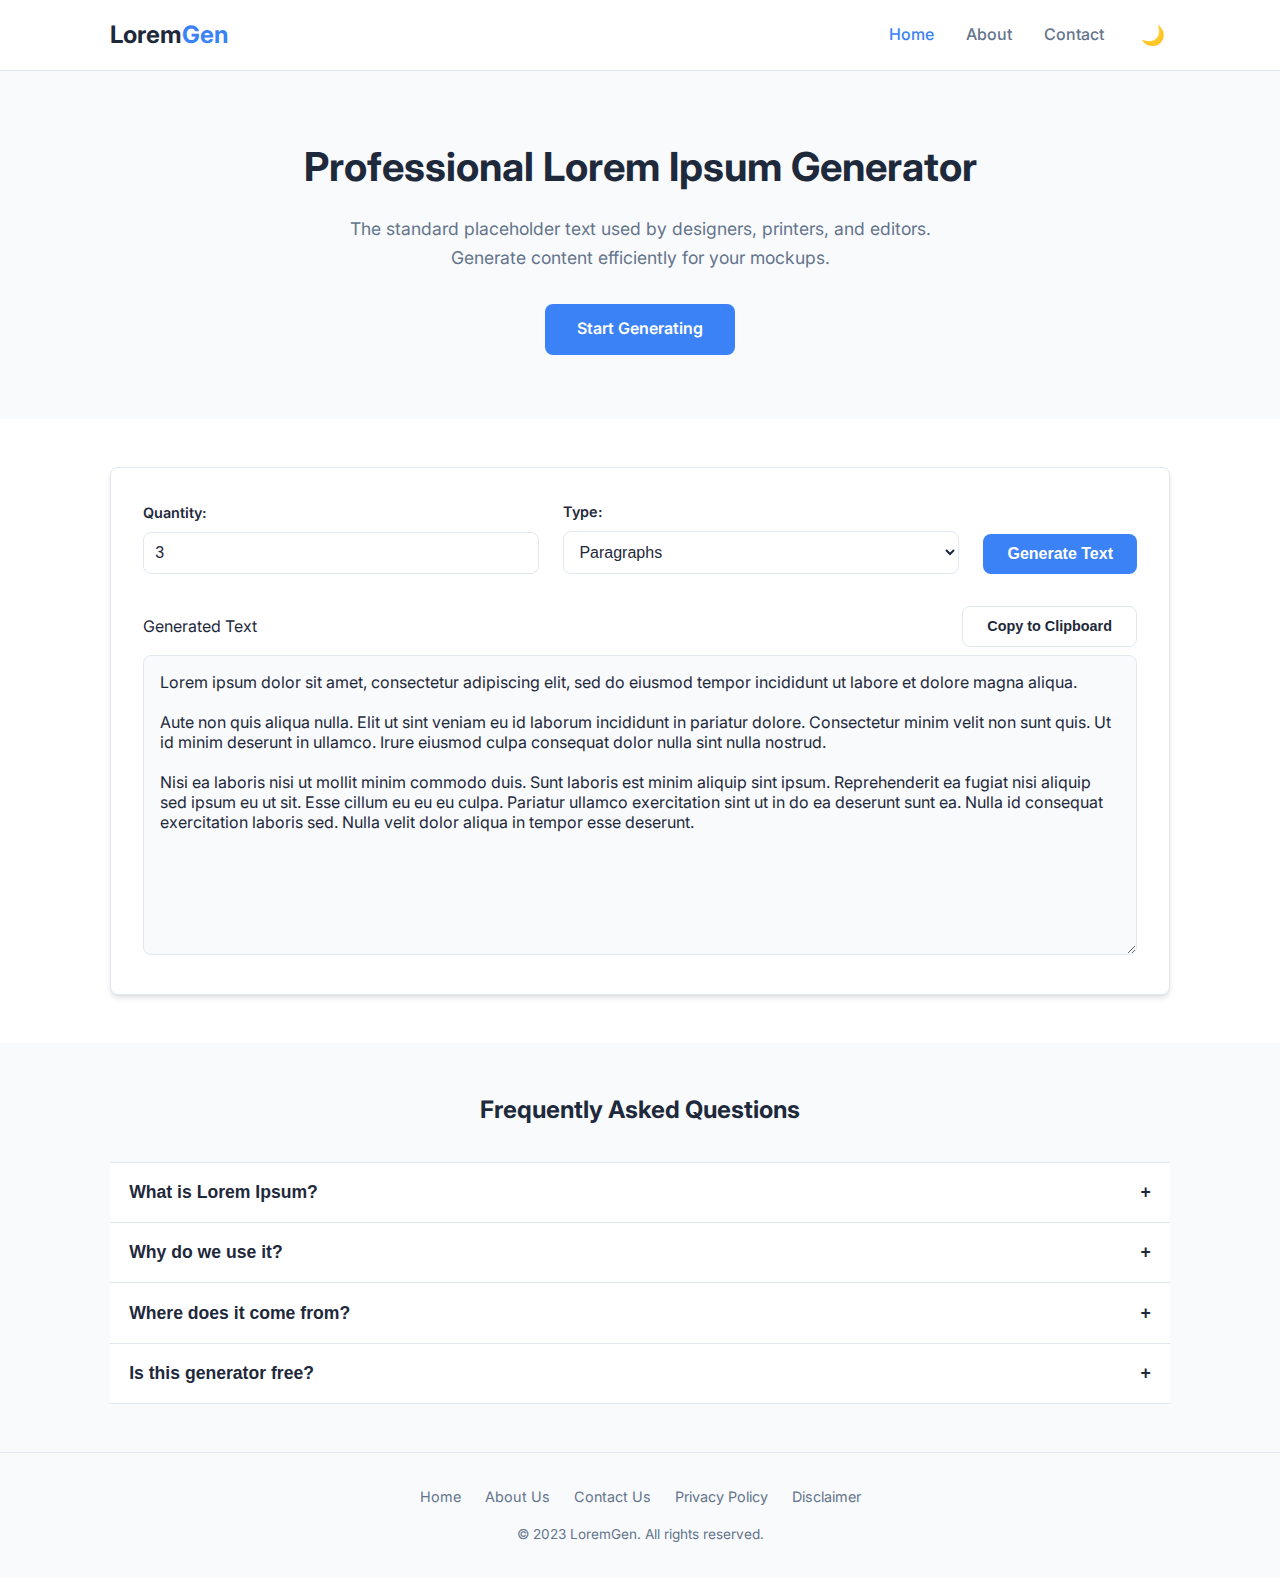
<file: index.html>
<!DOCTYPE html>
<html lang="en" data-theme="light">
<head>
    <meta charset="UTF-8">
    <meta name="viewport" content="width=device-width, initial-scale=1.0">
    <title>Lorem Ipsum Generator - Free Text Placeholder Tool</title>
    <meta name="description" content="Generate free Lorem Ipsum placeholder text for web design, graphic design, and publishing. Customizable paragraphs and word counts.">
    <link rel="stylesheet" href="css/style.css">
    <!-- Google Fonts -->
    <link href="https://fonts.googleapis.com/css2?family=Inter:wght@300;400;600;700&display=swap" rel="stylesheet">
</head>
<body>

    <!-- Header / Navigation -->
    <header class="header">
        <div class="container nav-container">
            <a href="index.html" class="logo">Lorem<span>Gen</span></a>
            <button class="mobile-toggle" aria-label="Toggle Navigation">
                <span class="bar"></span>
                <span class="bar"></span>
                <span class="bar"></span>
            </button>
            <nav class="nav-menu">
                <ul>
                    <li><a href="index.html" class="active">Home</a></li>
                    <li><a href="about.html">About</a></li>
                    <li><a href="contact.html">Contact</a></li>
                    <li><button id="theme-toggle" class="theme-btn" aria-label="Toggle Dark Mode">🌙</button></li>
                </ul>
            </nav>
        </div>
    </header>

    <!-- Hero Section -->
    <section class="hero">
        <div class="container">
            <h1>Professional Lorem Ipsum Generator</h1>
            <p>The standard placeholder text used by designers, printers, and editors. Generate content efficiently for your mockups.</p>
            <a href="#generator" class="cta-button">Start Generating</a>
        </div>
    </section>

    <!-- Tool Section -->
    <section id="generator" class="tool-section">
        <div class="container">
            <div class="tool-card">
                <div class="tool-controls">
                    <div class="control-group">
                        <label for="amount">Quantity:</label>
                        <input type="number" id="amount" value="3" min="1" max="100">
                    </div>
                    <div class="control-group">
                        <label for="type">Type:</label>
                        <select id="type">
                            <option value="paragraphs">Paragraphs</option>
                            <option value="words">Words</option>
                            <option value="sentences">Sentences</option>
                        </select>
                    </div>
                    <button id="generate-btn" class="primary-btn">Generate Text</button>
                </div>

                <div class="output-wrapper">
                    <div class="output-header">
                        <span>Generated Text</span>
                        <button id="copy-btn" class="secondary-btn">Copy to Clipboard</button>
                    </div>
                    <textarea id="output-text" readonly placeholder="Your text will appear here..."></textarea>
                    <div id="copy-message" class="toast">Copied!</div>
                </div>
            </div>
        </div>
    </section>

    <!-- FAQ Section -->
    <section class="faq-section">
        <div class="container">
            <h2>Frequently Asked Questions</h2>
            <div class="accordion">
                <div class="accordion-item">
                    <button class="accordion-header">What is Lorem Ipsum?</button>
                    <div class="accordion-content">
                        <p>Lorem Ipsum is simply dummy text of the printing and typesetting industry. It has been the industry's standard dummy text ever since the 1500s.</p>
                    </div>
                </div>
                <div class="accordion-item">
                    <button class="accordion-header">Why do we use it?</button>
                    <div class="accordion-content">
                        <p>It is a long established fact that a reader will be distracted by the readable content of a page when looking at its layout. The point of using Lorem Ipsum is that it has a more-or-less normal distribution of letters.</p>
                    </div>
                </div>
                <div class="accordion-item">
                    <button class="accordion-header">Where does it come from?</button>
                    <div class="accordion-content">
                        <p>Contrary to popular belief, Lorem Ipsum is not simply random text. It has roots in a piece of classical Latin literature from 45 BC, making it over 2000 years old.</p>
                    </div>
                </div>
                <div class="accordion-item">
                    <button class="accordion-header">Is this generator free?</button>
                    <div class="accordion-content">
                        <p>Yes, this tool is completely free to use for personal and commercial projects. No attribution is required.</p>
                    </div>
                </div>
            </div>
        </div>
    </section>

    <!-- Footer -->
    <footer>
        <div class="container footer-content">
            <div class="footer-links">
                <a href="index.html">Home</a>
                <a href="about.html">About Us</a>
                <a href="contact.html">Contact Us</a>
                <a href="privacy-policy.html">Privacy Policy</a>
                <a href="disclaimer.html">Disclaimer</a>
            </div>
            <p class="copyright">&copy; 2023 LoremGen. All rights reserved.</p>
        </div>
    </footer>

    <script src="js/script.js"></script>
</body>
</html>
</file>
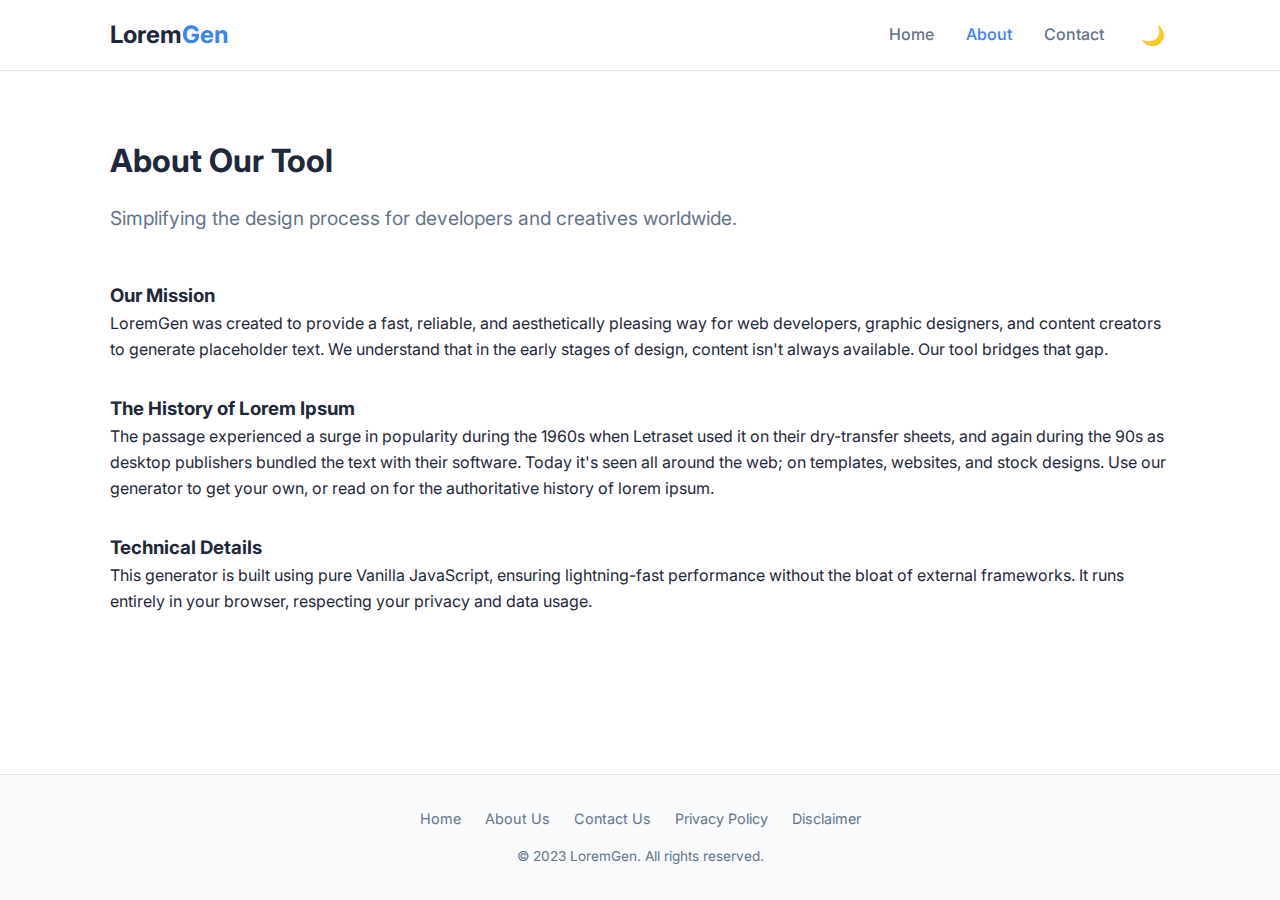
<file: about.html>
<!DOCTYPE html>
<html lang="en" data-theme="light">
<head>
    <meta charset="UTF-8">
    <meta name="viewport" content="width=device-width, initial-scale=1.0">
    <title>About Us - Lorem Ipsum Generator</title>
    <link rel="stylesheet" href="css/style.css">
    <link href="https://fonts.googleapis.com/css2?family=Inter:wght@300;400;600;700&display=swap" rel="stylesheet">
</head>
<body>

    <header class="header">
        <div class="container nav-container">
            <a href="index.html" class="logo">Lorem<span>Gen</span></a>
            <button class="mobile-toggle" aria-label="Toggle Navigation"><span class="bar"></span><span class="bar"></span><span class="bar"></span></button>
            <nav class="nav-menu">
                <ul>
                    <li><a href="index.html">Home</a></li>
                    <li><a href="about.html" class="active">About</a></li>
                    <li><a href="contact.html">Contact</a></li>
                    <li><button id="theme-toggle" class="theme-btn">🌙</button></li>
                </ul>
            </nav>
        </div>
    </header>

    <section class="page-content">
        <div class="container">
            <h1>About Our Tool</h1>
            <p class="lead">Simplifying the design process for developers and creatives worldwide.</p>
            
            <div class="content-block">
                <h3>Our Mission</h3>
                <p>LoremGen was created to provide a fast, reliable, and aesthetically pleasing way for web developers, graphic designers, and content creators to generate placeholder text. We understand that in the early stages of design, content isn't always available. Our tool bridges that gap.</p>
            </div>

            <div class="content-block">
                <h3>The History of Lorem Ipsum</h3>
                <p>The passage experienced a surge in popularity during the 1960s when Letraset used it on their dry-transfer sheets, and again during the 90s as desktop publishers bundled the text with their software. Today it's seen all around the web; on templates, websites, and stock designs. Use our generator to get your own, or read on for the authoritative history of lorem ipsum.</p>
            </div>
            
            <div class="content-block">
                <h3>Technical Details</h3>
                <p>This generator is built using pure Vanilla JavaScript, ensuring lightning-fast performance without the bloat of external frameworks. It runs entirely in your browser, respecting your privacy and data usage.</p>
            </div>
        </div>
    </section>

    <footer>
        <div class="container footer-content">
            <div class="footer-links">
                <a href="index.html">Home</a>
                <a href="about.html">About Us</a>
                <a href="contact.html">Contact Us</a>
                <a href="privacy-policy.html">Privacy Policy</a>
                <a href="disclaimer.html">Disclaimer</a>
            </div>
            <p class="copyright">&copy; 2023 LoremGen. All rights reserved.</p>
        </div>
    </footer>
    <script src="js/script.js"></script>
</body>
</html>
</file>
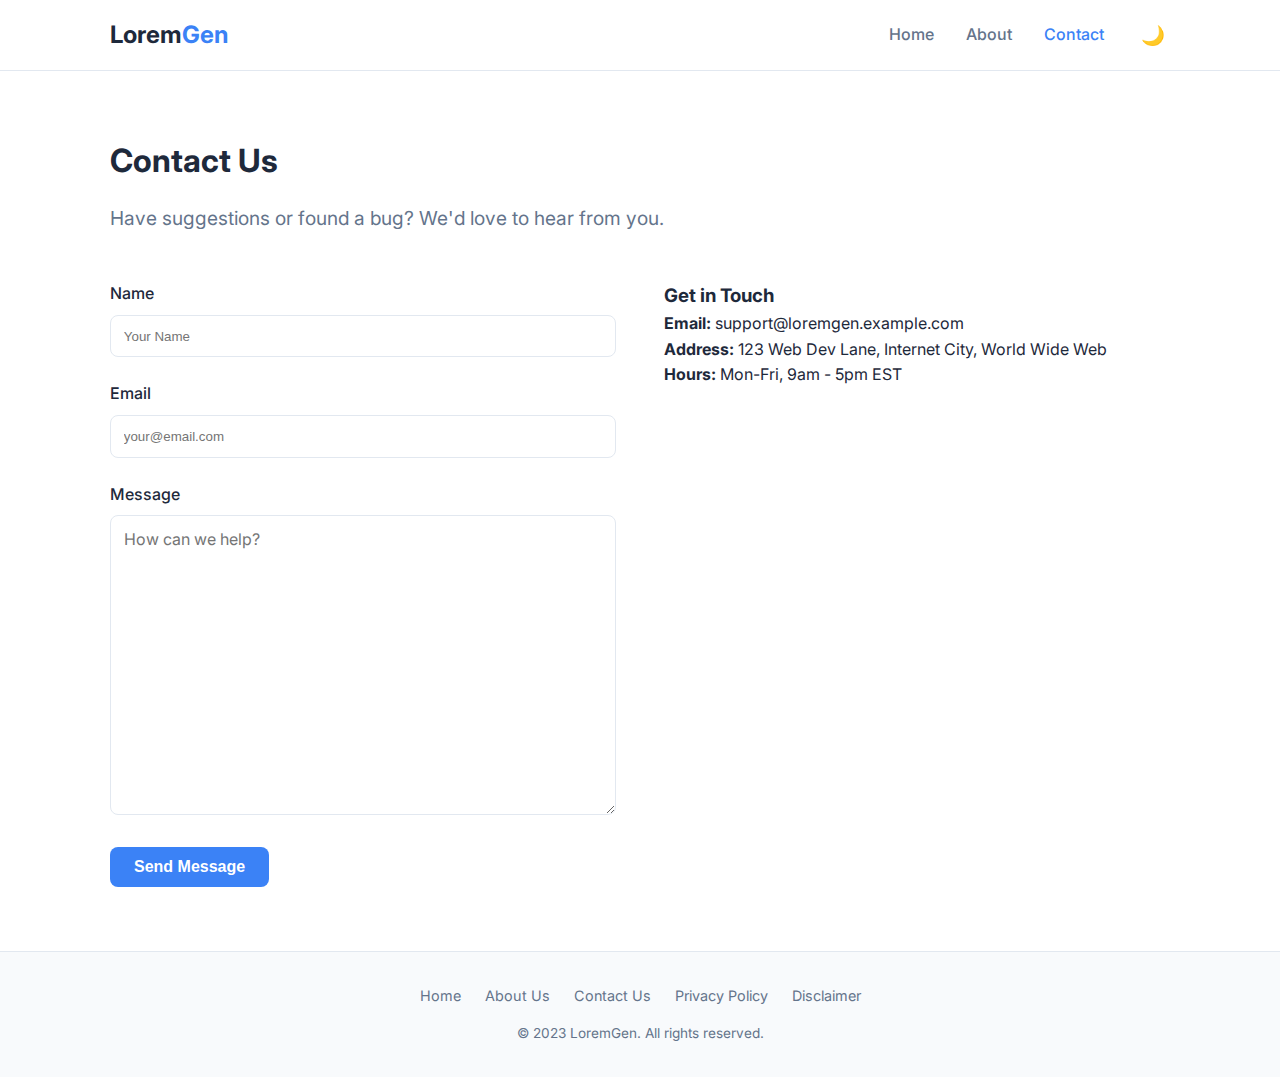
<file: contact.html>
<!DOCTYPE html>
<html lang="en" data-theme="light">
<head>
    <meta charset="UTF-8">
    <meta name="viewport" content="width=device-width, initial-scale=1.0">
    <title>Contact Us - Lorem Ipsum Generator</title>
    <link rel="stylesheet" href="css/style.css">
    <link href="https://fonts.googleapis.com/css2?family=Inter:wght@300;400;600;700&display=swap" rel="stylesheet">
</head>
<body>

    <header class="header">
        <div class="container nav-container">
            <a href="index.html" class="logo">Lorem<span>Gen</span></a>
            <button class="mobile-toggle"><span class="bar"></span><span class="bar"></span><span class="bar"></span></button>
            <nav class="nav-menu">
                <ul>
                    <li><a href="index.html">Home</a></li>
                    <li><a href="about.html">About</a></li>
                    <li><a href="contact.html" class="active">Contact</a></li>
                    <li><button id="theme-toggle" class="theme-btn">🌙</button></li>
                </ul>
            </nav>
        </div>
    </header>

    <section class="page-content">
        <div class="container">
            <h1>Contact Us</h1>
            <p class="lead">Have suggestions or found a bug? We'd love to hear from you.</p>
            
            <div class="contact-wrapper">
                <form class="contact-form" onsubmit="event.preventDefault(); alert('Thank you for your message! This is a demo form.');">
                    <div class="form-group">
                        <label for="name">Name</label>
                        <input type="text" id="name" placeholder="Your Name" required>
                    </div>
                    <div class="form-group">
                        <label for="email">Email</label>
                        <input type="email" id="email" placeholder="your@email.com" required>
                    </div>
                    <div class="form-group">
                        <label for="message">Message</label>
                        <textarea id="message" rows="5" placeholder="How can we help?" required></textarea>
                    </div>
                    <button type="submit" class="primary-btn">Send Message</button>
                </form>
                
                <div class="contact-info">
                    <h3>Get in Touch</h3>
                    <p><strong>Email:</strong> support@loremgen.example.com</p>
                    <p><strong>Address:</strong> 123 Web Dev Lane, Internet City, World Wide Web</p>
                    <p><strong>Hours:</strong> Mon-Fri, 9am - 5pm EST</p>
                </div>
            </div>
        </div>
    </section>

    <footer>
        <div class="container footer-content">
            <div class="footer-links">
                <a href="index.html">Home</a>
                <a href="about.html">About Us</a>
                <a href="contact.html">Contact Us</a>
                <a href="privacy-policy.html">Privacy Policy</a>
                <a href="disclaimer.html">Disclaimer</a>
            </div>
            <p class="copyright">&copy; 2023 LoremGen. All rights reserved.</p>
        </div>
    </footer>
    <script src="js/script.js"></script>
</body>
</html>
</file>
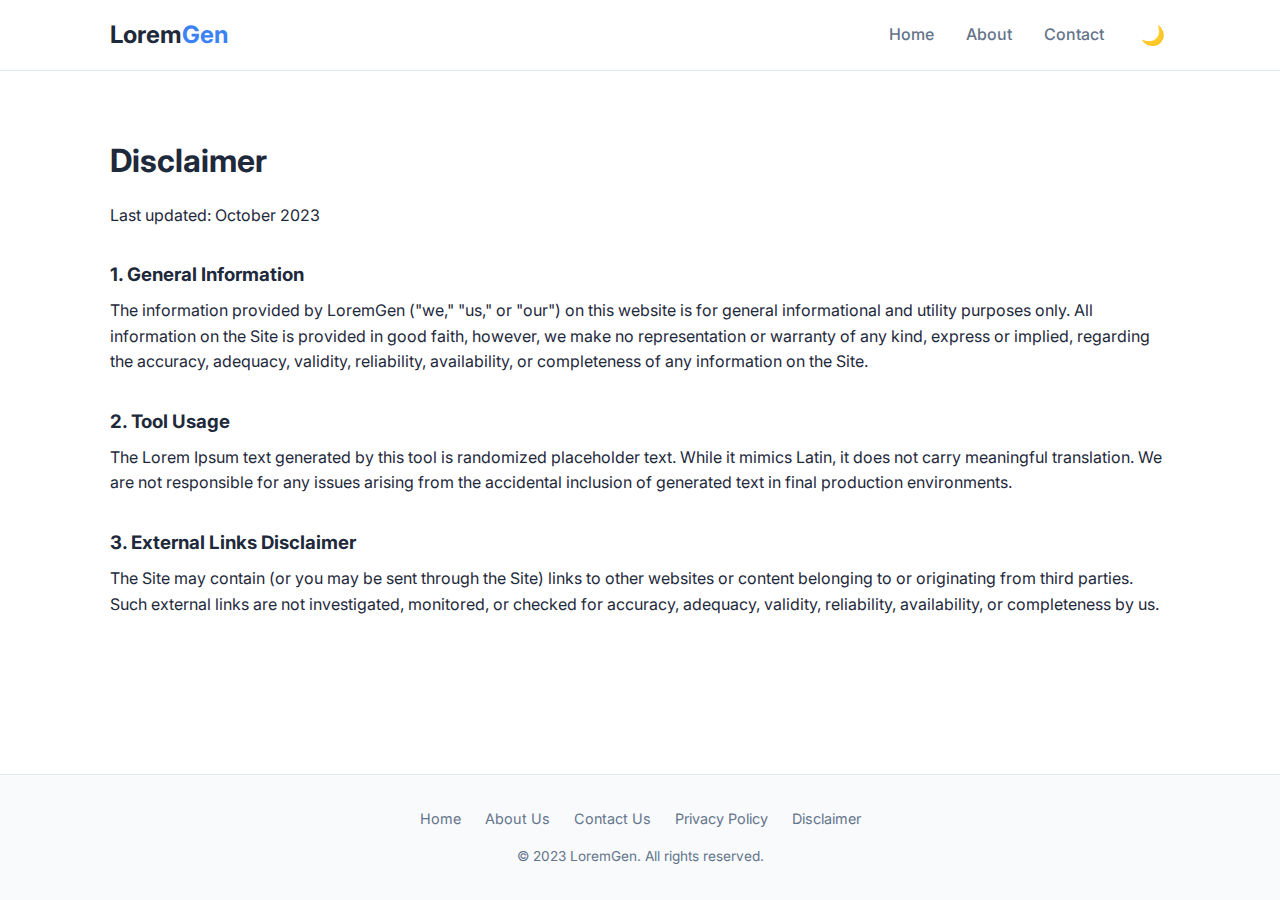
<file: disclaimer.html>
<!DOCTYPE html>
<html lang="en" data-theme="light">
<head>
    <meta charset="UTF-8">
    <meta name="viewport" content="width=device-width, initial-scale=1.0">
    <title>Disclaimer - Lorem Ipsum Generator</title>
    <link rel="stylesheet" href="css/style.css">
    <link href="https://fonts.googleapis.com/css2?family=Inter:wght@300;400;600;700&display=swap" rel="stylesheet">
</head>
<body>

    <header class="header">
        <div class="container nav-container">
            <a href="index.html" class="logo">Lorem<span>Gen</span></a>
            <button class="mobile-toggle"><span class="bar"></span><span class="bar"></span><span class="bar"></span></button>
            <nav class="nav-menu">
                <ul>
                    <li><a href="index.html">Home</a></li>
                    <li><a href="about.html">About</a></li>
                    <li><a href="contact.html">Contact</a></li>
                    <li><button id="theme-toggle" class="theme-btn">🌙</button></li>
                </ul>
            </nav>
        </div>
    </header>

    <section class="page-content">
        <div class="container legal-content">
            <h1>Disclaimer</h1>
            <p>Last updated: October 2023</p>

            <h3>1. General Information</h3>
            <p>The information provided by LoremGen ("we," "us," or "our") on this website is for general informational and utility purposes only. All information on the Site is provided in good faith, however, we make no representation or warranty of any kind, express or implied, regarding the accuracy, adequacy, validity, reliability, availability, or completeness of any information on the Site.</p>

            <h3>2. Tool Usage</h3>
            <p>The Lorem Ipsum text generated by this tool is randomized placeholder text. While it mimics Latin, it does not carry meaningful translation. We are not responsible for any issues arising from the accidental inclusion of generated text in final production environments.</p>

            <h3>3. External Links Disclaimer</h3>
            <p>The Site may contain (or you may be sent through the Site) links to other websites or content belonging to or originating from third parties. Such external links are not investigated, monitored, or checked for accuracy, adequacy, validity, reliability, availability, or completeness by us.</p>
        </div>
    </section>

    <footer>
        <div class="container footer-content">
            <div class="footer-links">
                <a href="index.html">Home</a>
                <a href="about.html">About Us</a>
                <a href="contact.html">Contact Us</a>
                <a href="privacy-policy.html">Privacy Policy</a>
                <a href="disclaimer.html">Disclaimer</a>
            </div>
            <p class="copyright">&copy; 2023 LoremGen. All rights reserved.</p>
        </div>
    </footer>
    <script src="js/script.js"></script>
</body>
</html>
</file>
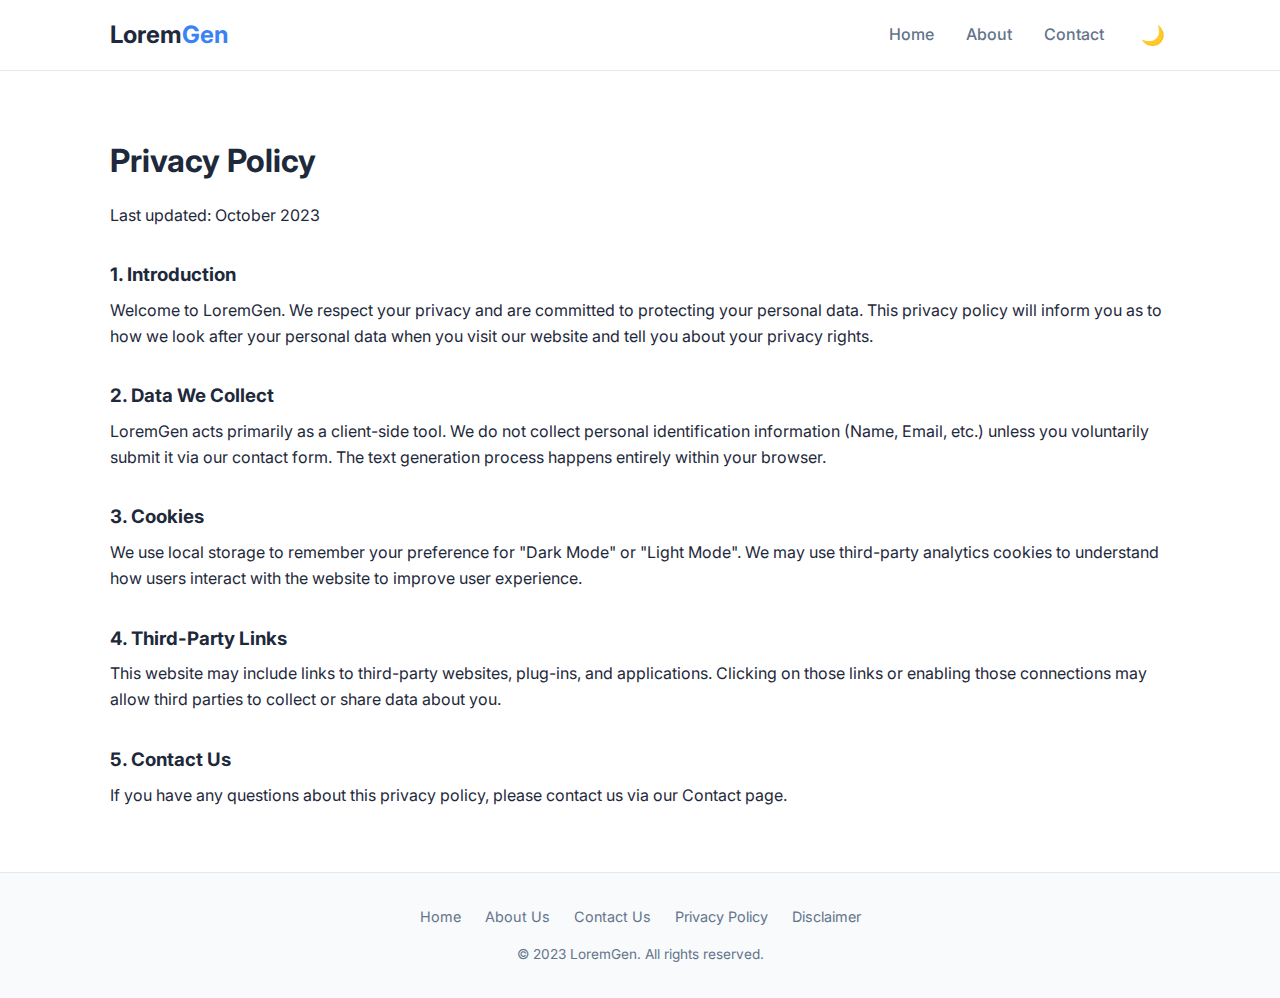
<file: privacy-policy.html>
<!DOCTYPE html>
<html lang="en" data-theme="light">
<head>
    <meta charset="UTF-8">
    <meta name="viewport" content="width=device-width, initial-scale=1.0">
    <title>Privacy Policy - Lorem Ipsum Generator</title>
    <link rel="stylesheet" href="css/style.css">
    <link href="https://fonts.googleapis.com/css2?family=Inter:wght@300;400;600;700&display=swap" rel="stylesheet">
</head>
<body>

    <header class="header">
        <div class="container nav-container">
            <a href="index.html" class="logo">Lorem<span>Gen</span></a>
            <button class="mobile-toggle"><span class="bar"></span><span class="bar"></span><span class="bar"></span></button>
            <nav class="nav-menu">
                <ul>
                    <li><a href="index.html">Home</a></li>
                    <li><a href="about.html">About</a></li>
                    <li><a href="contact.html">Contact</a></li>
                    <li><button id="theme-toggle" class="theme-btn">🌙</button></li>
                </ul>
            </nav>
        </div>
    </header>

    <section class="page-content">
        <div class="container legal-content">
            <h1>Privacy Policy</h1>
            <p>Last updated: October 2023</p>

            <h3>1. Introduction</h3>
            <p>Welcome to LoremGen. We respect your privacy and are committed to protecting your personal data. This privacy policy will inform you as to how we look after your personal data when you visit our website and tell you about your privacy rights.</p>

            <h3>2. Data We Collect</h3>
            <p>LoremGen acts primarily as a client-side tool. We do not collect personal identification information (Name, Email, etc.) unless you voluntarily submit it via our contact form. The text generation process happens entirely within your browser.</p>

            <h3>3. Cookies</h3>
            <p>We use local storage to remember your preference for "Dark Mode" or "Light Mode". We may use third-party analytics cookies to understand how users interact with the website to improve user experience.</p>

            <h3>4. Third-Party Links</h3>
            <p>This website may include links to third-party websites, plug-ins, and applications. Clicking on those links or enabling those connections may allow third parties to collect or share data about you.</p>

            <h3>5. Contact Us</h3>
            <p>If you have any questions about this privacy policy, please contact us via our Contact page.</p>
        </div>
    </section>

    <footer>
        <div class="container footer-content">
            <div class="footer-links">
                <a href="index.html">Home</a>
                <a href="about.html">About Us</a>
                <a href="contact.html">Contact Us</a>
                <a href="privacy-policy.html">Privacy Policy</a>
                <a href="disclaimer.html">Disclaimer</a>
            </div>
            <p class="copyright">&copy; 2023 LoremGen. All rights reserved.</p>
        </div>
    </footer>
    <script src="js/script.js"></script>
</body>
</html>
</file>
<file: css/style.css>
/* --- CSS Variables & Reset --- */
:root {
    --primary-color: #3b82f6;
    --primary-hover: #2563eb;
    --bg-color: #ffffff;
    --bg-secondary: #f8fafc;
    --text-color: #1e293b;
    --text-light: #64748b;
    --border-color: #e2e8f0;
    --card-bg: #ffffff;
    --shadow: 0 4px 6px -1px rgba(0, 0, 0, 0.1), 0 2px 4px -1px rgba(0, 0, 0, 0.06);
    --font-family: 'Inter', sans-serif;
    --radius: 8px;
    --transition: all 0.3s ease;
}

[data-theme="dark"] {
    --primary-color: #60a5fa;
    --primary-hover: #3b82f6;
    --bg-color: #0f172a;
    --bg-secondary: #1e293b;
    --text-color: #f1f5f9;
    --text-light: #94a3b8;
    --border-color: #334155;
    --card-bg: #1e293b;
    --shadow: 0 4px 6px -1px rgba(0, 0, 0, 0.5);
}

* {
    margin: 0;
    padding: 0;
    box-sizing: border-box;
}

body {
    font-family: var(--font-family);
    background-color: var(--bg-color);
    color: var(--text-color);
    line-height: 1.6;
    transition: background-color 0.3s, color 0.3s;
    min-height: 100vh;
    display: flex;
    flex-direction: column;
}

a { text-decoration: none; color: inherit; transition: var(--transition); }
ul { list-style: none; }
.container { max-width: 1100px; margin: 0 auto; padding: 0 20px; }

/* --- Header & Navigation --- */
.header {
    background-color: var(--card-bg);
    border-bottom: 1px solid var(--border-color);
    position: sticky;
    top: 0;
    z-index: 100;
    padding: 1rem 0;
}

.nav-container {
    display: flex;
    justify-content: space-between;
    align-items: center;
}

.logo {
    font-size: 1.5rem;
    font-weight: 700;
    color: var(--text-color);
}
.logo span { color: var(--primary-color); }

.nav-menu ul { display: flex; align-items: center; gap: 2rem; }
.nav-menu a { font-weight: 500; color: var(--text-light); }
.nav-menu a:hover, .nav-menu a.active { color: var(--primary-color); }

.theme-btn {
    background: none;
    border: none;
    cursor: pointer;
    font-size: 1.2rem;
    padding: 5px;
    border-radius: 50%;
    transition: var(--transition);
}
.theme-btn:hover { background-color: var(--bg-secondary); }

.mobile-toggle {
    display: none;
    background: none;
    border: none;
    cursor: pointer;
}
.mobile-toggle .bar {
    display: block;
    width: 25px;
    height: 3px;
    margin: 5px auto;
    background-color: var(--text-color);
    transition: var(--transition);
}

/* --- Hero Section --- */
.hero {
    text-align: center;
    padding: 4rem 0;
    background-color: var(--bg-secondary);
}
.hero h1 { font-size: 2.5rem; margin-bottom: 1rem; color: var(--text-color); }
.hero p { font-size: 1.1rem; color: var(--text-light); margin-bottom: 2rem; max-width: 600px; margin-left: auto; margin-right: auto; }
.cta-button {
    display: inline-block;
    background-color: var(--primary-color);
    color: white;
    padding: 0.8rem 2rem;
    border-radius: var(--radius);
    font-weight: 600;
}
.cta-button:hover { background-color: var(--primary-hover); }

/* --- Tool Section --- */
.tool-section { padding: 3rem 0; }
.tool-card {
    background-color: var(--card-bg);
    padding: 2rem;
    border-radius: var(--radius);
    box-shadow: var(--shadow);
    border: 1px solid var(--border-color);
}

.tool-controls {
    display: flex;
    flex-wrap: wrap;
    gap: 1.5rem;
    align-items: flex-end;
    margin-bottom: 2rem;
}

.control-group { display: flex; flex-direction: column; gap: 0.5rem; flex: 1; min-width: 150px; }
.control-group label { font-weight: 600; font-size: 0.9rem; }
.control-group input, .control-group select {
    padding: 0.7rem;
    border: 1px solid var(--border-color);
    border-radius: var(--radius);
    background-color: var(--bg-color);
    color: var(--text-color);
    font-size: 1rem;
}

.primary-btn, .secondary-btn {
    padding: 0.7rem 1.5rem;
    border: none;
    border-radius: var(--radius);
    cursor: pointer;
    font-weight: 600;
    font-size: 1rem;
    transition: var(--transition);
}

.primary-btn { background-color: var(--primary-color); color: white; }
.primary-btn:hover { background-color: var(--primary-hover); }

.secondary-btn { background-color: transparent; border: 1px solid var(--border-color); color: var(--text-color); font-size: 0.9rem; }
.secondary-btn:hover { background-color: var(--bg-secondary); border-color: var(--primary-color); color: var(--primary-color); }

.output-wrapper { position: relative; }
.output-header { display: flex; justify-content: space-between; align-items: center; margin-bottom: 0.5rem; }
textarea {
    width: 100%;
    height: 300px;
    padding: 1rem;
    border: 1px solid var(--border-color);
    border-radius: var(--radius);
    background-color: var(--bg-secondary);
    color: var(--text-color);
    font-family: inherit;
    font-size: 1rem;
    resize: vertical;
}

/* Toast Notification */
.toast {
    position: absolute;
    bottom: 20px;
    right: 20px;
    background-color: #10b981;
    color: white;
    padding: 0.5rem 1rem;
    border-radius: var(--radius);
    opacity: 0;
    transition: opacity 0.3s;
    pointer-events: none;
}
.toast.show { opacity: 1; }

/* --- FAQ Accordion --- */
.faq-section { padding: 3rem 0; background-color: var(--bg-secondary); }
.faq-section h2 { text-align: center; margin-bottom: 2rem; }
.accordion-item {
    background-color: var(--card-bg);
    border-bottom: 1px solid var(--border-color);
}
.accordion-item:first-child { border-top: 1px solid var(--border-color); }
.accordion-header {
    width: 100%;
    text-align: left;
    padding: 1.2rem;
    background: none;
    border: none;
    font-size: 1.1rem;
    font-weight: 600;
    color: var(--text-color);
    cursor: pointer;
    display: flex;
    justify-content: space-between;
}
.accordion-header::after { content: '+'; font-weight: bold; }
.accordion-header.active::after { content: '-'; }
.accordion-content {
    max-height: 0;
    overflow: hidden;
    transition: max-height 0.3s ease-out;
    padding: 0 1.2rem;
}
.accordion-content p { padding-bottom: 1.2rem; color: var(--text-light); }

/* --- General Page Content --- */
.page-content { padding: 4rem 0; flex: 1; }
.page-content h1 { margin-bottom: 1rem; }
.page-content .lead { font-size: 1.2rem; color: var(--text-light); margin-bottom: 3rem; }
.content-block { margin-bottom: 2rem; }
.legal-content h3 { margin-top: 2rem; margin-bottom: 0.5rem; }

/* Contact Form */
.contact-wrapper { display: grid; grid-template-columns: 1fr 1fr; gap: 3rem; }
.form-group { margin-bottom: 1.5rem; }
.form-group label { display: block; margin-bottom: 0.5rem; font-weight: 500; }
.form-group input, .form-group textarea {
    width: 100%;
    padding: 0.8rem;
    border: 1px solid var(--border-color);
    border-radius: var(--radius);
    background-color: var(--bg-color);
    color: var(--text-color);
}

/* --- Footer --- */
footer { background-color: var(--bg-secondary); padding: 2rem 0; margin-top: auto; border-top: 1px solid var(--border-color); }
.footer-content { display: flex; flex-direction: column; align-items: center; gap: 1rem; }
.footer-links { display: flex; flex-wrap: wrap; gap: 1.5rem; justify-content: center; }
.footer-links a { font-size: 0.9rem; color: var(--text-light); }
.footer-links a:hover { color: var(--primary-color); }
.copyright { font-size: 0.85rem; color: var(--text-light); }

/* --- Responsive Media Queries --- */
@media (max-width: 768px) {
    .mobile-toggle { display: block; }
    .nav-menu {
        position: fixed;
        left: -100%;
        top: 60px;
        flex-direction: column;
        background-color: var(--card-bg);
        width: 100%;
        height: calc(100vh - 60px);
        text-align: center;
        transition: 0.3s;
        border-top: 1px solid var(--border-color);
    }
    .nav-menu.active { left: 0; }
    .nav-menu ul { flex-direction: column; padding-top: 2rem; }
    
    .hero h1 { font-size: 2rem; }
    .tool-controls { flex-direction: column; align-items: stretch; }
    .contact-wrapper { grid-template-columns: 1fr; }
}
</file>
